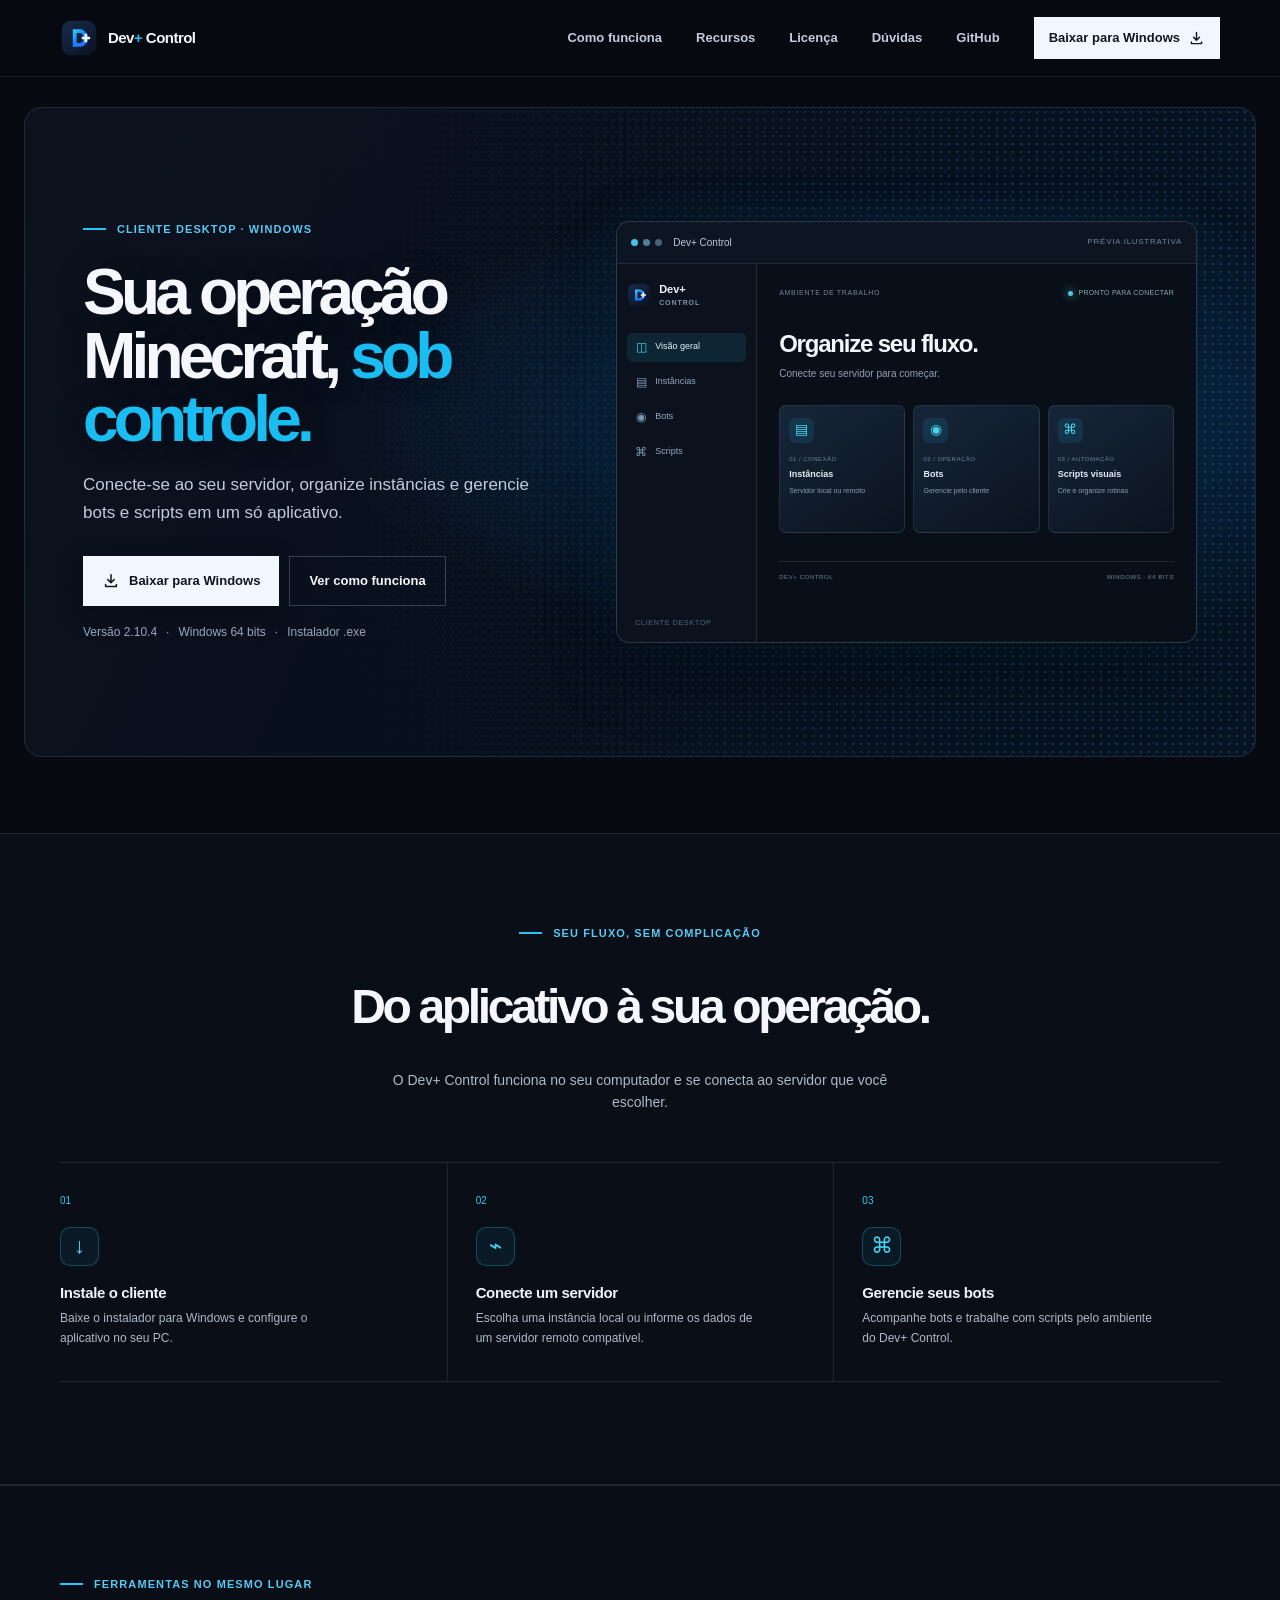
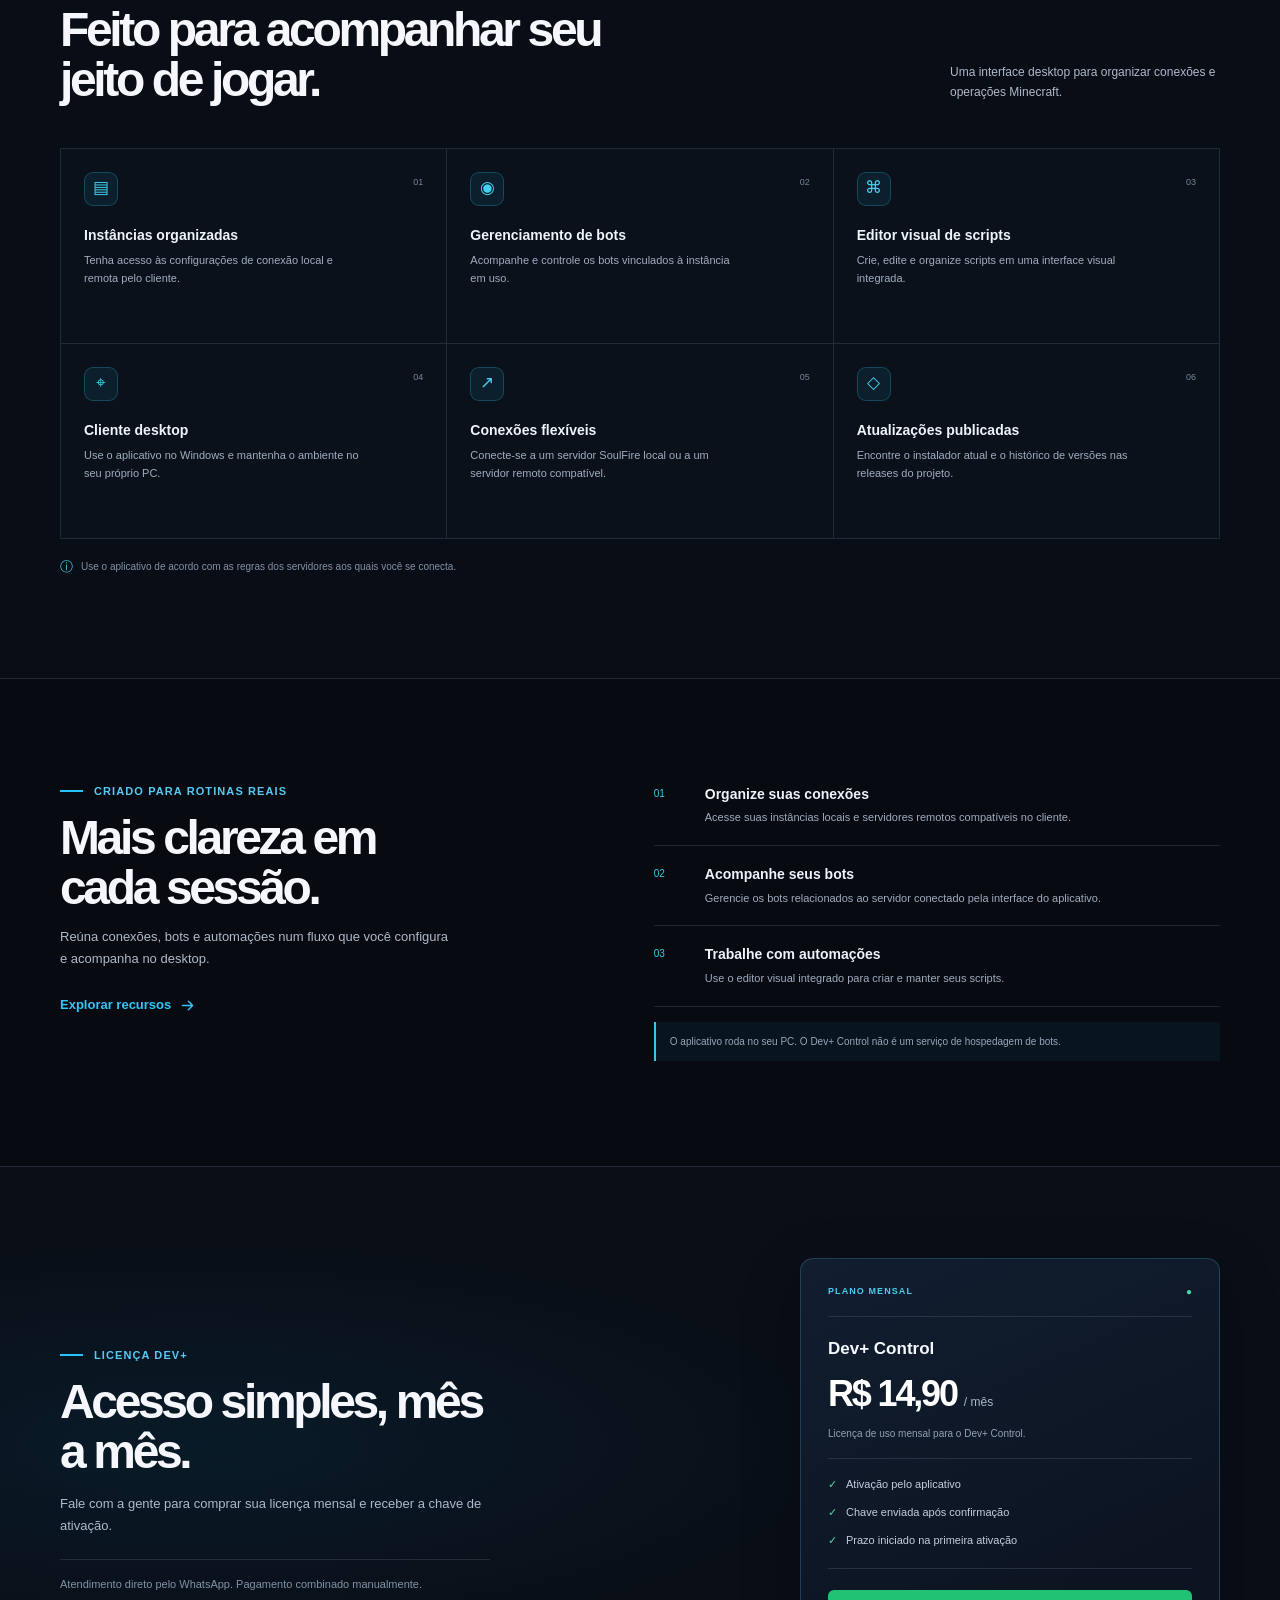
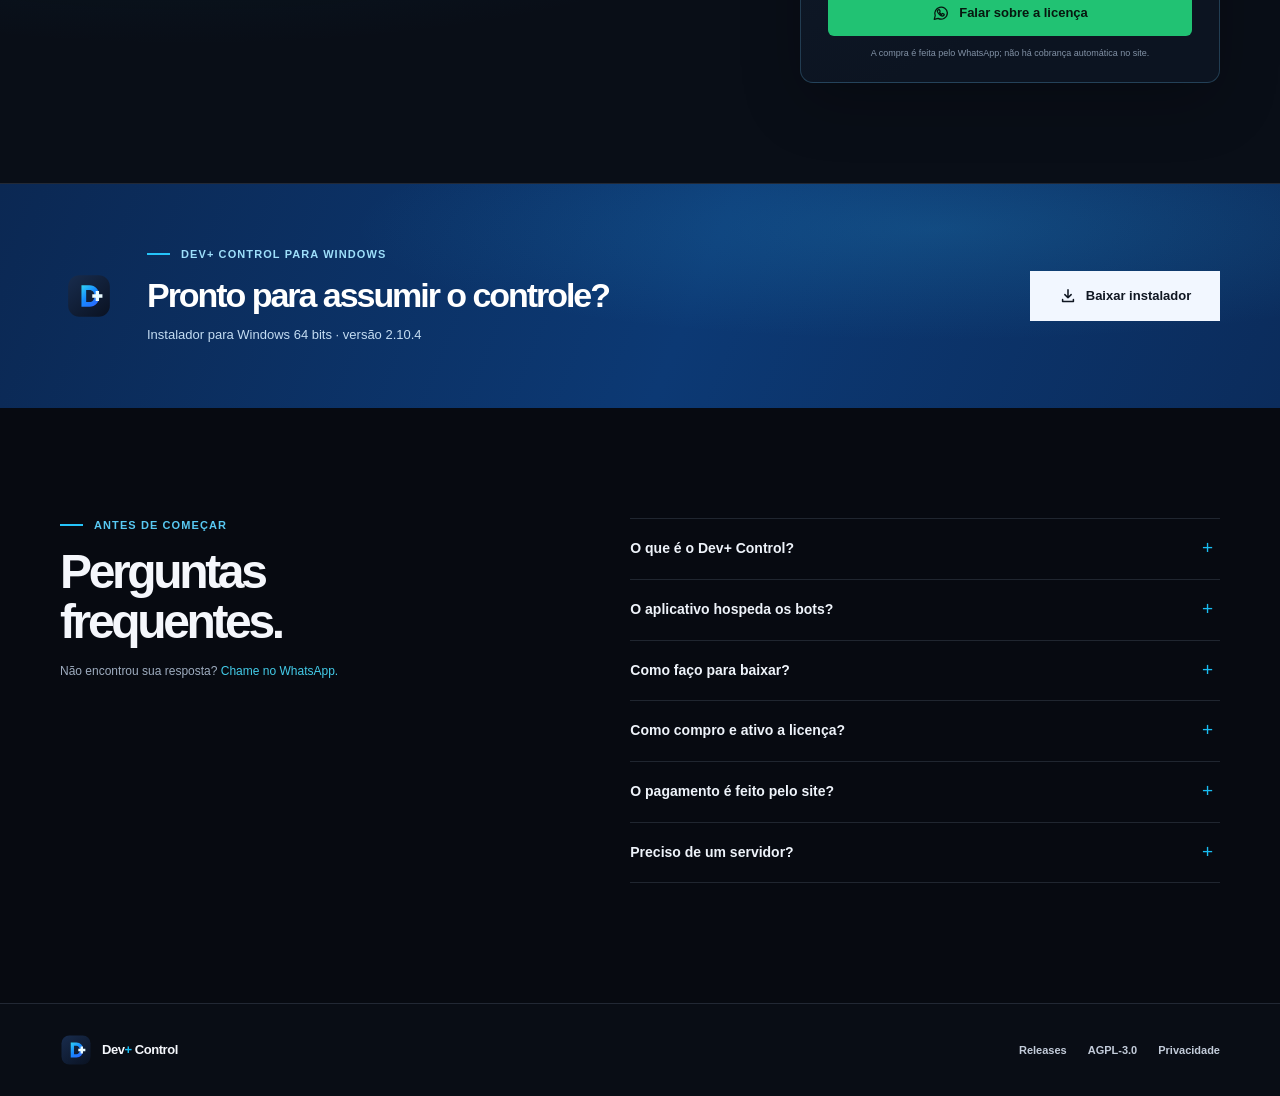
<file: index.html>
<!doctype html>
<html lang="pt-BR">
  <head>
    <meta charset="UTF-8" />
    <meta name="viewport" content="width=device-width, initial-scale=1" />
    <meta name="theme-color" content="#080c14" />
    <link rel="canonical" href="https://devplus-control-whca.vercel.app/" />
    <meta name="robots" content="index, follow, max-image-preview:large" />
    <meta name="description" content="Conheça o Dev+ Control: cliente desktop para organizar instâncias, bots e scripts de Minecraft. Baixe para Windows e fale sobre a licença mensal." />
    <meta property="og:type" content="website" />
    <meta property="og:url" content="https://devplus-control-whca.vercel.app/" />
    <meta property="og:title" content="Dev+ Control — organize sua operação Minecraft" />
    <meta property="og:description" content="Um cliente desktop para conectar servidores, acompanhar bots e trabalhar com scripts visuais." />
    <meta property="og:image" content="https://devplus-control-whca.vercel.app/assets/devplus-mark.svg" />
    <meta name="twitter:card" content="summary" />
    <meta name="twitter:title" content="Dev+ Control — organize sua operação Minecraft" />
    <meta name="twitter:description" content="Um cliente desktop para conectar servidores, acompanhar bots e trabalhar com scripts visuais." />
    <meta name="twitter:image" content="https://devplus-control-whca.vercel.app/assets/devplus-mark.svg" />
    <title>Dev+ Control — bots, instâncias e scripts para Minecraft</title>
    <link rel="icon" type="image/svg+xml" href="./assets/devplus-mark.svg" />
    <link rel="sitemap" type="application/xml" href="/sitemap.xml" />
    <link rel="preconnect" href="https://github.com" />
    <link rel="stylesheet" href="./styles.css" />
    <script src="./site-config.js" defer></script>
    <script src="./app.js" defer></script>
    <script type="application/ld+json">
      {
        "@context": "https://schema.org",
        "@type": "SoftwareApplication",
        "name": "Dev+ Control",
        "applicationCategory": "DeveloperApplication",
        "operatingSystem": "Windows",
        "description": "Cliente desktop para gerenciar instâncias, bots e scripts Minecraft.",
        "url": "https://devplus-control-whca.vercel.app/",
        "downloadUrl": "https://github.com/GuizeraaaXyz/devplus-control/releases/latest/download/DevPlus-Control-Setup.exe",
        "softwareVersion": "2.10.4",
        "license": "https://www.gnu.org/licenses/agpl-3.0.html",
        "sourceCode": "https://github.com/GuizeraaaXyz/devplus-control"
      }
    </script>
  </head>
  <body>
    <a class="skip-link" href="#conteudo">Pular para o conteúdo</a>

    <header class="site-header">
      <div class="header-inner page-width">
        <a class="brand" href="#inicio" aria-label="Dev+ Control, início">
          <img src="./assets/devplus-mark.svg" alt="" width="38" height="38" />
          <span class="brand-name">Dev<span>+</span> Control</span>
        </a>
        <button class="menu-toggle" type="button" aria-expanded="false" aria-controls="site-navigation" aria-label="Abrir menu">
          <svg viewBox="0 0 24 24" aria-hidden="true"><path d="M4 7h16M4 12h16M4 17h16" /></svg>
        </button>
        <nav class="site-nav" id="site-navigation" aria-label="Navegação principal">
          <a href="#como-funciona">Como funciona</a>
          <a href="#recursos">Recursos</a>
          <a href="#planos">Licença</a>
          <a href="#duvidas">Dúvidas</a>
          <a href="https://github.com/GuizeraaaXyz/devplus-control" target="_blank" rel="noreferrer">GitHub</a>
          <a class="nav-download" data-download-link download="DevPlus-Control-Setup.exe" href="https://github.com/GuizeraaaXyz/devplus-control/releases/latest/download/DevPlus-Control-Setup.exe">
            Baixar para Windows
            <svg viewBox="0 0 20 20" aria-hidden="true"><path d="M10 3v9m0 0 3.5-3.5M10 12 6.5 8.5M4 14v2h12v-2" /></svg>
          </a>
        </nav>
      </div>
    </header>

    <main id="conteudo">
      <section class="hero page-width" id="inicio" aria-labelledby="hero-title">
        <div class="hero-copy">
          <p class="eyebrow"><span class="eyebrow-rule"></span> Cliente desktop · Windows</p>
          <h1 id="hero-title">Sua operação Minecraft, <span>sob controle.</span></h1>
          <p class="hero-description">Conecte-se ao seu servidor, organize instâncias e gerencie bots e scripts em um só aplicativo.</p>
          <div class="hero-actions">
            <a class="button button-primary" data-download-link download="DevPlus-Control-Setup.exe" href="https://github.com/GuizeraaaXyz/devplus-control/releases/latest/download/DevPlus-Control-Setup.exe">
              <svg viewBox="0 0 20 20" aria-hidden="true"><path d="M10 3v9m0 0 3.5-3.5M10 12 6.5 8.5M4 14v2h12v-2" /></svg>
              Baixar para Windows
            </a>
            <a class="button button-secondary" href="#como-funciona">Ver como funciona</a>
          </div>
          <p class="release-meta"><span data-version data-version-prefix="Versão ">Versão 2.10.4</span><span aria-hidden="true">·</span><span>Windows 64 bits</span><span aria-hidden="true">·</span><span>Instalador .exe</span></p>
        </div>

        <div class="hero-visual app-preview" aria-label="Prévia ilustrativa da organização do Dev+ Control">
          <div class="app-window-bar"><span class="window-lights" aria-hidden="true"><i></i><i></i><i></i></span><span>Dev+ Control</span><span class="preview-label">PRÉVIA ILUSTRATIVA</span></div>
          <div class="app-window-body">
            <aside class="preview-sidebar" aria-label="Seções ilustrativas do aplicativo">
              <div class="preview-brand"><img src="./assets/devplus-mark.svg" alt="" /><span>Dev+<small>CONTROL</small></span></div>
              <span class="preview-nav active"><b aria-hidden="true">◫</b> Visão geral</span>
              <span class="preview-nav"><b aria-hidden="true">▤</b> Instâncias</span>
              <span class="preview-nav"><b aria-hidden="true">◉</b> Bots</span>
              <span class="preview-nav"><b aria-hidden="true">⌘</b> Scripts</span>
              <div class="preview-sidebar-foot">CLIENTE DESKTOP</div>
            </aside>
            <div class="preview-content">
              <div class="preview-topline"><span>AMBIENTE DE TRABALHO</span><span class="preview-status"><i></i> PRONTO PARA CONECTAR</span></div>
              <h2>Organize seu fluxo.</h2>
              <p>Conecte seu servidor para começar.</p>
              <div class="preview-cards">
                <div class="preview-card"><span class="preview-card-icon">▤</span><small>01 / CONEXÃO</small><strong>Instâncias</strong><span>Servidor local ou remoto</span></div>
                <div class="preview-card"><span class="preview-card-icon">◉</span><small>02 / OPERAÇÃO</small><strong>Bots</strong><span>Gerencie pelo cliente</span></div>
                <div class="preview-card"><span class="preview-card-icon">⌘</span><small>03 / AUTOMAÇÃO</small><strong>Scripts visuais</strong><span>Crie e organize rotinas</span></div>
              </div>
              <div class="preview-footer"><span>DEV+ CONTROL</span><span>WINDOWS · 64 BITS</span></div>
            </div>
          </div>
        </div>
      </section>

      <section class="flow-section" id="como-funciona" aria-labelledby="flow-title">
        <div class="page-width">
          <div class="section-heading centered-heading">
            <p class="eyebrow"><span class="eyebrow-rule"></span> Seu fluxo, sem complicação</p>
            <h2 id="flow-title">Do aplicativo à sua operação.</h2>
            <p>O Dev+ Control funciona no seu computador e se conecta ao servidor que você escolher.</p>
          </div>
          <ol class="flow-grid">
            <li class="flow-step"><span class="flow-number">01</span><div class="flow-symbol" aria-hidden="true">↓</div><h3>Instale o cliente</h3><p>Baixe o instalador para Windows e configure o aplicativo no seu PC.</p></li>
            <li class="flow-step"><span class="flow-number">02</span><div class="flow-symbol" aria-hidden="true">⌁</div><h3>Conecte um servidor</h3><p>Escolha uma instância local ou informe os dados de um servidor remoto compatível.</p></li>
            <li class="flow-step"><span class="flow-number">03</span><div class="flow-symbol" aria-hidden="true">⌘</div><h3>Gerencie seus bots</h3><p>Acompanhe bots e trabalhe com scripts pelo ambiente do Dev+ Control.</p></li>
          </ol>
        </div>
      </section>

      <section class="resource-section" id="recursos" aria-labelledby="resources-title">
        <div class="page-width">
          <div class="section-heading">
            <div><p class="eyebrow"><span class="eyebrow-rule"></span> Ferramentas no mesmo lugar</p><h2 id="resources-title">Feito para acompanhar seu jeito de jogar.</h2></div>
            <p class="section-aside">Uma interface desktop para organizar conexões e operações Minecraft.</p>
          </div>
          <div class="feature-grid">
            <article class="feature-card"><span class="feature-icon" aria-hidden="true">▤</span><span class="feature-index">01</span><h3>Instâncias organizadas</h3><p>Tenha acesso às configurações de conexão local e remota pelo cliente.</p></article>
            <article class="feature-card"><span class="feature-icon" aria-hidden="true">◉</span><span class="feature-index">02</span><h3>Gerenciamento de bots</h3><p>Acompanhe e controle os bots vinculados à instância em uso.</p></article>
            <article class="feature-card"><span class="feature-icon" aria-hidden="true">⌘</span><span class="feature-index">03</span><h3>Editor visual de scripts</h3><p>Crie, edite e organize scripts em uma interface visual integrada.</p></article>
            <article class="feature-card"><span class="feature-icon" aria-hidden="true">⌖</span><span class="feature-index">04</span><h3>Cliente desktop</h3><p>Use o aplicativo no Windows e mantenha o ambiente no seu próprio PC.</p></article>
            <article class="feature-card"><span class="feature-icon" aria-hidden="true">↗</span><span class="feature-index">05</span><h3>Conexões flexíveis</h3><p>Conecte-se a um servidor SoulFire local ou a um servidor remoto compatível.</p></article>
            <article class="feature-card"><span class="feature-icon" aria-hidden="true">◇</span><span class="feature-index">06</span><h3>Atualizações publicadas</h3><p>Encontre o instalador atual e o histórico de versões nas releases do projeto.</p></article>
          </div>
          <p class="respect-note"><span aria-hidden="true">ⓘ</span> Use o aplicativo de acordo com as regras dos servidores aos quais você se conecta.</p>
        </div>
      </section>

      <section class="scenarios-section page-width" aria-labelledby="scenarios-title">
        <div class="scenarios-copy"><p class="eyebrow"><span class="eyebrow-rule"></span> Criado para rotinas reais</p><h2 id="scenarios-title">Mais clareza em cada sessão.</h2><p>Reúna conexões, bots e automações num fluxo que você configura e acompanha no desktop.</p><a class="text-link" href="#recursos">Explorar recursos <svg viewBox="0 0 20 20" aria-hidden="true"><path d="M4 10h12m-5-5 5 5-5 5" /></svg></a></div>
        <div class="scenario-list">
          <article><span>01</span><div><h3>Organize suas conexões</h3><p>Acesse suas instâncias locais e servidores remotos compatíveis no cliente.</p></div></article>
          <article><span>02</span><div><h3>Acompanhe seus bots</h3><p>Gerencie os bots relacionados ao servidor conectado pela interface do aplicativo.</p></div></article>
          <article><span>03</span><div><h3>Trabalhe com automações</h3><p>Use o editor visual integrado para criar e manter seus scripts.</p></div></article>
          <div class="scenario-footnote">O aplicativo roda no seu PC. O Dev+ Control não é um serviço de hospedagem de bots.</div>
        </div>
      </section>

      <section class="pricing-section" id="planos" aria-labelledby="pricing-title">
        <div class="page-width pricing-inner">
          <div class="pricing-intro"><p class="eyebrow"><span class="eyebrow-rule"></span> Licença Dev+</p><h2 id="pricing-title">Acesso simples, mês a mês.</h2><p>Fale com a gente para comprar sua licença mensal e receber a chave de ativação.</p><p class="pricing-support">Atendimento direto pelo WhatsApp. Pagamento combinado manualmente.</p></div>
          <article class="price-card">
            <div class="price-card-top"><span class="plan-label">PLANO MENSAL</span><span class="plan-dot" aria-label="Assinatura mensal">●</span></div>
            <h3>Dev+ Control</h3>
            <p class="price"><strong>R$ 14,90</strong><span>/ mês</span></p>
            <p class="price-caption">Licença de uso mensal para o Dev+ Control.</p>
            <ul><li><span>✓</span> Ativação pelo aplicativo</li><li><span>✓</span> Chave enviada após confirmação</li><li><span>✓</span> Prazo iniciado na primeira ativação</li></ul>
            <a class="button button-whatsapp" data-whatsapp-link href="https://wa.me/5517996662727" target="_blank" rel="noopener noreferrer"><svg viewBox="0 0 24 24" aria-hidden="true"><path d="M20.5 11.8a8.4 8.4 0 0 1-12.4 7.4L3 20.5l1.3-4.9A8.4 8.4 0 1 1 20.5 11.8Z"/><path d="M8.3 8.1c.2-.5.5-.5.8-.5h.5c.2 0 .4.1.5.4l.7 1.7c.1.2 0 .4-.1.6l-.5.6c-.2.2-.2.4 0 .6.5.9 1.3 1.7 2.2 2.2.2.1.4.1.6-.1l.7-.8c.2-.2.4-.2.6-.1l1.6.8c.2.1.4.2.4.4 0 .3-.2 1.1-.7 1.5-.5.5-1.1.7-1.9.6-.8-.1-2.1-.6-3.4-1.7-1.7-1.4-2.8-3.2-3.1-4.1-.3-.9 0-1.6.3-2.1Z"/></svg>Falar sobre a licença</a>
            <p class="price-footnote">A compra é feita pelo WhatsApp; não há cobrança automática no site.</p>
          </article>
        </div>
      </section>

      <section class="download-band" aria-labelledby="download-title">
        <div class="page-width download-inner"><div class="download-mark" aria-hidden="true"><img src="./assets/devplus-mark.svg" alt="" /></div><div class="download-copy"><p class="eyebrow"><span class="eyebrow-rule"></span> Dev+ Control para Windows</p><h2 id="download-title">Pronto para assumir o controle?</h2><p>Instalador para Windows 64 bits · versão <span data-version data-version-prefix="">2.10.4</span></p></div><a class="button button-light" data-download-link download="DevPlus-Control-Setup.exe" href="https://github.com/GuizeraaaXyz/devplus-control/releases/latest/download/DevPlus-Control-Setup.exe"><svg viewBox="0 0 20 20" aria-hidden="true"><path d="M10 3v9m0 0 3.5-3.5M10 12 6.5 8.5M4 14v2h12v-2" /></svg>Baixar instalador</a></div>
      </section>

      <section class="faq-section page-width" id="duvidas" aria-labelledby="faq-title">
        <div class="faq-heading"><p class="eyebrow"><span class="eyebrow-rule"></span> Antes de começar</p><h2 id="faq-title">Perguntas frequentes.</h2><p>Não encontrou sua resposta? <a data-whatsapp-link href="https://wa.me/5517996662727" target="_blank" rel="noopener noreferrer">Chame no WhatsApp.</a></p></div>
        <div class="faq-list">
          <details><summary>O que é o Dev+ Control?</summary><p>É um cliente desktop para Windows que permite conectar-se a servidores SoulFire compatíveis e gerenciar instâncias, bots e scripts.</p></details>
          <details><summary>O aplicativo hospeda os bots?</summary><p>Não. O Dev+ Control roda no seu PC e é usado para se conectar a um servidor. Ele não é um serviço de hospedagem na nuvem.</p></details>
          <details><summary>Como faço para baixar?</summary><p>Use o botão de download desta página. O instalador para Windows também fica disponível na <a href="https://github.com/GuizeraaaXyz/devplus-control/releases" target="_blank" rel="noopener noreferrer">página de releases do GitHub</a>.</p></details>
          <details><summary>Como compro e ativo a licença?</summary><p>Fale pelo WhatsApp para combinar o pagamento. Após a confirmação, enviamos sua chave, que você informa no aplicativo. O período mensal começa na primeira ativação.</p></details>
          <details><summary>O pagamento é feito pelo site?</summary><p>Não. A compra é combinada diretamente pelo WhatsApp; o site não processa pagamento nem ativa licença automaticamente.</p></details>
          <details><summary>Preciso de um servidor?</summary><p>Sim. Você precisa de uma instância SoulFire local ou de acesso a um servidor remoto compatível para usar as funções de conexão.</p></details>
        </div>
      </section>
    </main>

    <footer class="site-footer">
      <div class="page-width footer-inner">
        <a class="brand footer-brand" href="#inicio" aria-label="Dev+ Control, voltar ao início">
          <img src="./assets/devplus-mark.svg" alt="" width="32" height="32" />
          <span class="brand-name">Dev<span>+</span> Control</span>
        </a>
        <div class="footer-links">
          <a href="https://github.com/GuizeraaaXyz/devplus-control/releases" target="_blank" rel="noreferrer">Releases</a>
          <a href="./licenca.html">AGPL-3.0</a>
          <a href="./privacidade.html">Privacidade</a>
        </div>
      </div>
    </footer>
  </body>
</html>
</file>
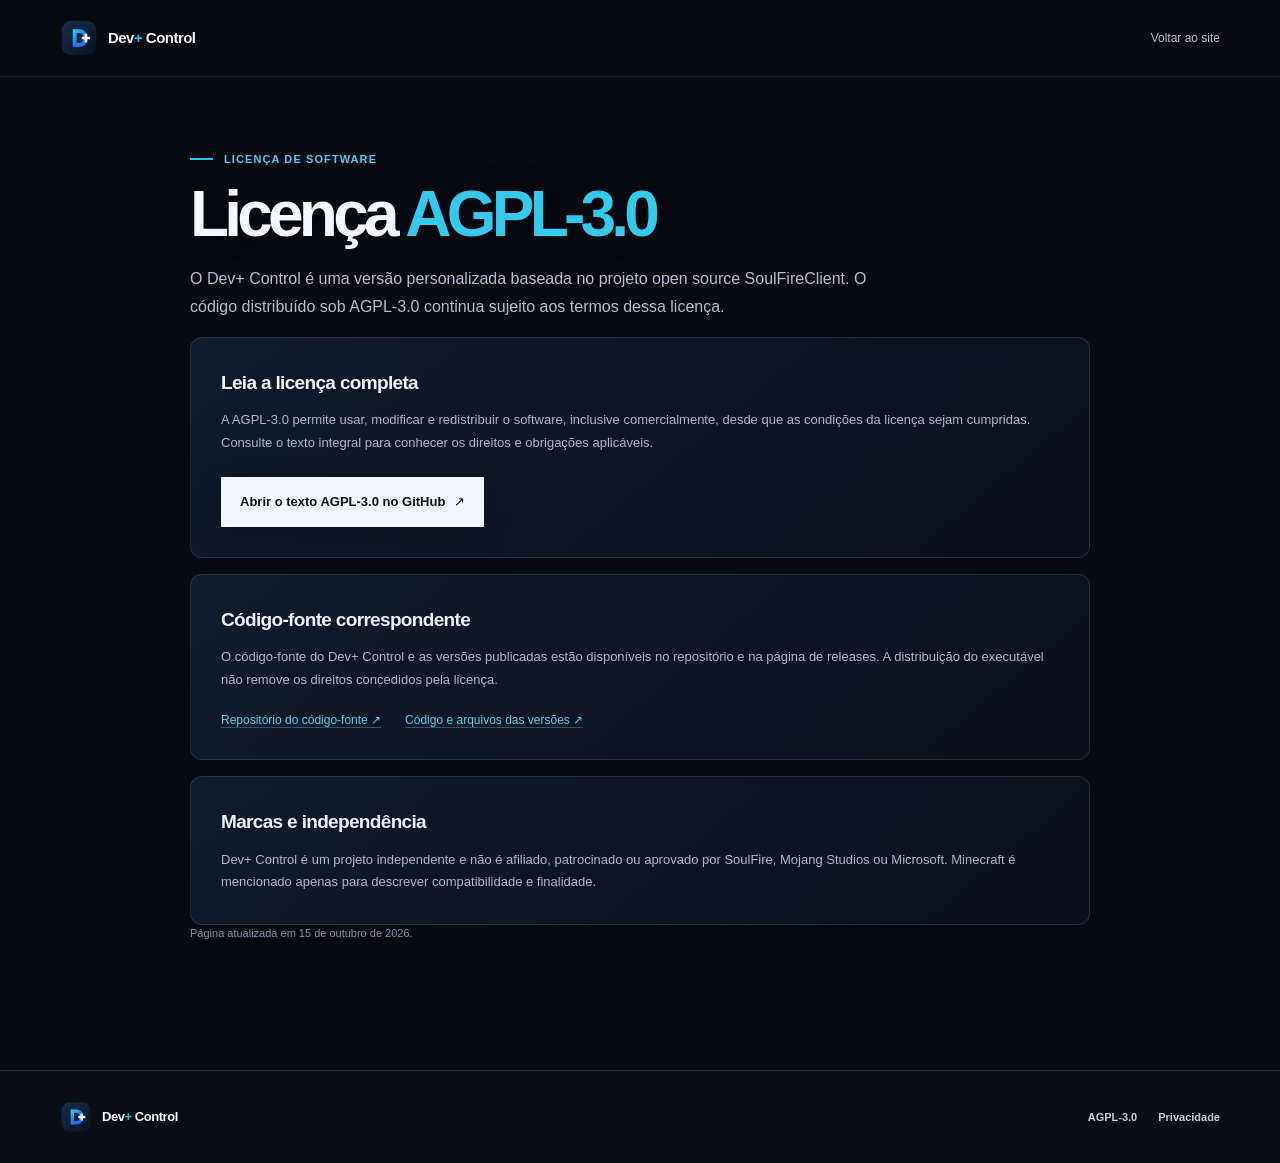
<file: licenca.html>
<!doctype html>
<html lang="pt-BR">
  <head>
    <meta charset="UTF-8" />
    <meta name="viewport" content="width=device-width, initial-scale=1" />
    <meta name="theme-color" content="#080c14" />
    <meta name="description" content="Informações sobre a licença AGPL-3.0 e acesso ao código-fonte do Dev+ Control." />
    <link rel="canonical" href="https://devplus-control-whca.vercel.app/licenca.html" />
    <link rel="icon" type="image/svg+xml" href="./assets/devplus-mark.svg" />
    <link rel="stylesheet" href="./styles.css" />
    <title>Licença AGPL-3.0 — Dev+ Control</title>
  </head>
  <body class="legal-body">
    <header class="site-header">
      <div class="header-inner page-width">
        <a class="brand" href="./" aria-label="Dev+ Control, início"><img src="./assets/devplus-mark.svg" alt="" width="38" height="38" /><span class="brand-name">Dev<span>+</span> Control</span></a>
        <a class="legal-back" href="./">Voltar ao site</a>
      </div>
    </header>
    <main class="legal-page page-width">
      <p class="eyebrow"><span class="eyebrow-rule"></span> Licença de software</p>
      <h1>Licença <span>AGPL-3.0</span></h1>
      <p class="legal-lead">O Dev+ Control é uma versão personalizada baseada no projeto open source SoulFireClient. O código distribuído sob AGPL-3.0 continua sujeito aos termos dessa licença.</p>
      <section class="legal-card">
        <h2>Leia a licença completa</h2>
        <p>A AGPL-3.0 permite usar, modificar e redistribuir o software, inclusive comercialmente, desde que as condições da licença sejam cumpridas. Consulte o texto integral para conhecer os direitos e obrigações aplicáveis.</p>
        <a class="button button-primary" href="https://github.com/GuizeraaaXyz/devplus-control/blob/main/LICENSE" target="_blank" rel="noopener noreferrer">Abrir o texto AGPL-3.0 no GitHub <span aria-hidden="true">↗</span></a>
      </section>
      <section class="legal-card">
        <h2>Código-fonte correspondente</h2>
        <p>O código-fonte do Dev+ Control e as versões publicadas estão disponíveis no repositório e na página de releases. A distribuição do executável não remove os direitos concedidos pela licença.</p>
        <div class="legal-actions"><a href="https://github.com/GuizeraaaXyz/devplus-control" target="_blank" rel="noopener noreferrer">Repositório do código-fonte ↗</a><a href="https://github.com/GuizeraaaXyz/devplus-control/releases" target="_blank" rel="noopener noreferrer">Código e arquivos das versões ↗</a></div>
      </section>
      <section class="legal-card">
        <h2>Marcas e independência</h2>
        <p>Dev+ Control é um projeto independente e não é afiliado, patrocinado ou aprovado por SoulFire, Mojang Studios ou Microsoft. Minecraft é mencionado apenas para descrever compatibilidade e finalidade.</p>
      </section>
      <p class="legal-updated">Página atualizada em 15 de outubro de 2026.</p>
    </main>
    <footer class="site-footer legal-footer"><div class="page-width footer-inner"><a class="brand footer-brand" href="./"><img src="./assets/devplus-mark.svg" alt="" width="32" height="32"/><span class="brand-name">Dev<span>+</span> Control</span></a><div class="footer-links"><a href="./licenca.html">AGPL-3.0</a><a href="./privacidade.html">Privacidade</a></div></div></footer>
  </body>
</html>
</file>
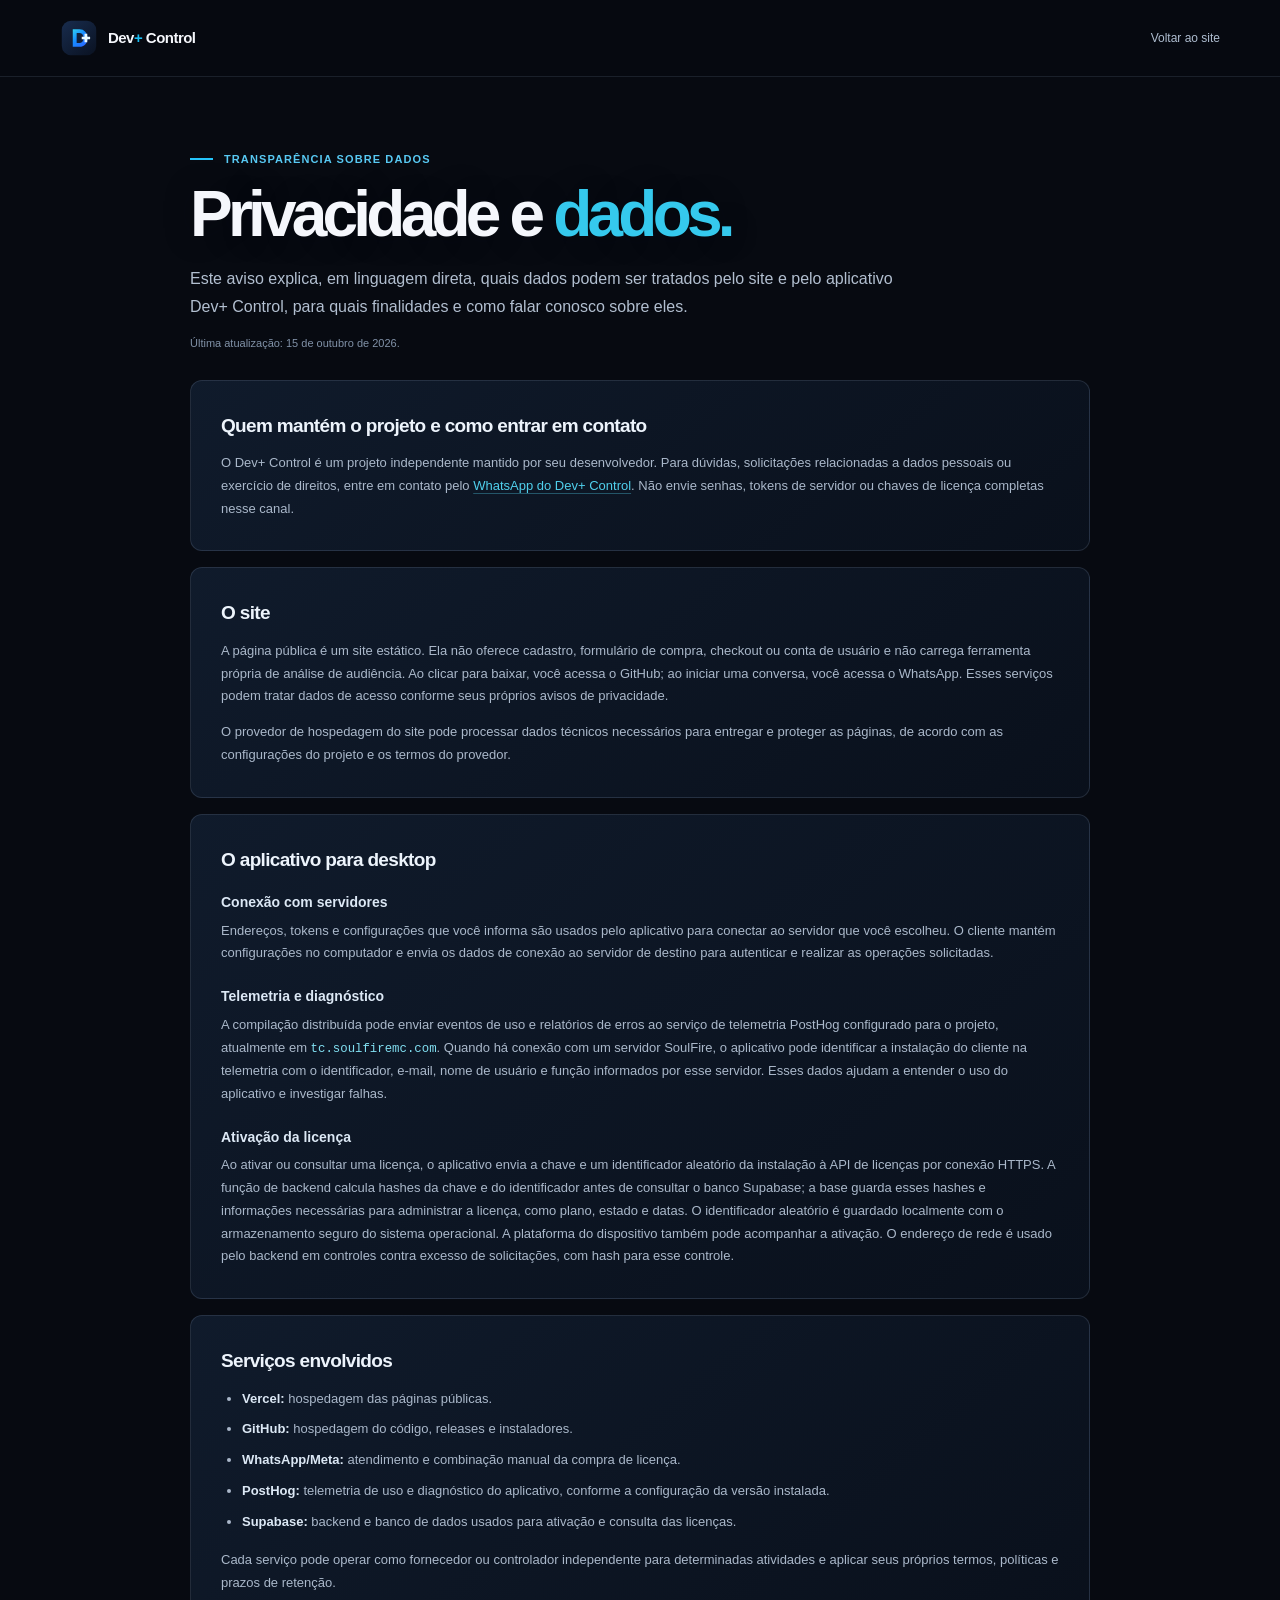
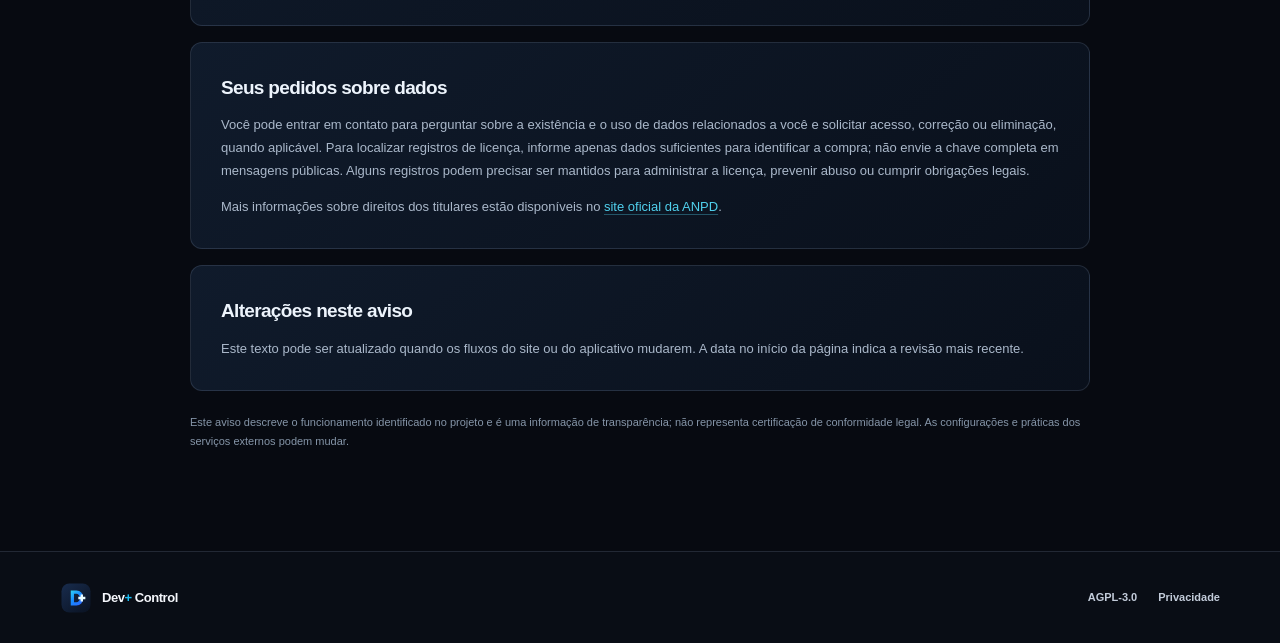
<file: privacidade.html>
<!doctype html>
<html lang="pt-BR">
  <head>
    <meta charset="UTF-8" />
    <meta name="viewport" content="width=device-width, initial-scale=1" />
    <meta name="theme-color" content="#080c14" />
    <meta name="description" content="Aviso de privacidade do site e do aplicativo Dev+ Control: dados usados, serviços envolvidos e canal para solicitações." />
    <link rel="canonical" href="https://devplus-control-whca.vercel.app/privacidade.html" />
    <link rel="icon" type="image/svg+xml" href="./assets/devplus-mark.svg" />
    <link rel="stylesheet" href="./styles.css" />
    <title>Privacidade e dados — Dev+ Control</title>
  </head>
  <body class="legal-body">
    <header class="site-header">
      <div class="header-inner page-width">
        <a class="brand" href="./" aria-label="Dev+ Control, início"><img src="./assets/devplus-mark.svg" alt="" width="38" height="38" /><span class="brand-name">Dev<span>+</span> Control</span></a>
        <a class="legal-back" href="./">Voltar ao site</a>
      </div>
    </header>
    <main class="legal-page page-width">
      <p class="eyebrow"><span class="eyebrow-rule"></span> Transparência sobre dados</p>
      <h1>Privacidade e <span>dados.</span></h1>
      <p class="legal-lead">Este aviso explica, em linguagem direta, quais dados podem ser tratados pelo site e pelo aplicativo Dev+ Control, para quais finalidades e como falar conosco sobre eles.</p>
      <p class="legal-updated">Última atualização: 15 de outubro de 2026.</p>

      <section class="legal-card">
        <h2>Quem mantém o projeto e como entrar em contato</h2>
        <p>O Dev+ Control é um projeto independente mantido por seu desenvolvedor. Para dúvidas, solicitações relacionadas a dados pessoais ou exercício de direitos, entre em contato pelo <a href="https://wa.me/5517996662727?text=Ol%C3%A1%2C%20quero%20falar%20sobre%20privacidade%20e%20meus%20dados%20no%20Dev%2B%20Control." target="_blank" rel="noopener noreferrer">WhatsApp do Dev+ Control</a>. Não envie senhas, tokens de servidor ou chaves de licença completas nesse canal.</p>
      </section>

      <section class="legal-card">
        <h2>O site</h2>
        <p>A página pública é um site estático. Ela não oferece cadastro, formulário de compra, checkout ou conta de usuário e não carrega ferramenta própria de análise de audiência. Ao clicar para baixar, você acessa o GitHub; ao iniciar uma conversa, você acessa o WhatsApp. Esses serviços podem tratar dados de acesso conforme seus próprios avisos de privacidade.</p>
        <p>O provedor de hospedagem do site pode processar dados técnicos necessários para entregar e proteger as páginas, de acordo com as configurações do projeto e os termos do provedor.</p>
      </section>

      <section class="legal-card">
        <h2>O aplicativo para desktop</h2>
        <h3>Conexão com servidores</h3>
        <p>Endereços, tokens e configurações que você informa são usados pelo aplicativo para conectar ao servidor que você escolheu. O cliente mantém configurações no computador e envia os dados de conexão ao servidor de destino para autenticar e realizar as operações solicitadas.</p>
        <h3>Telemetria e diagnóstico</h3>
        <p>A compilação distribuída pode enviar eventos de uso e relatórios de erros ao serviço de telemetria PostHog configurado para o projeto, atualmente em <code>tc.soulfiremc.com</code>. Quando há conexão com um servidor SoulFire, o aplicativo pode identificar a instalação do cliente na telemetria com o identificador, e-mail, nome de usuário e função informados por esse servidor. Esses dados ajudam a entender o uso do aplicativo e investigar falhas.</p>
        <h3>Ativação da licença</h3>
        <p>Ao ativar ou consultar uma licença, o aplicativo envia a chave e um identificador aleatório da instalação à API de licenças por conexão HTTPS. A função de backend calcula hashes da chave e do identificador antes de consultar o banco Supabase; a base guarda esses hashes e informações necessárias para administrar a licença, como plano, estado e datas. O identificador aleatório é guardado localmente com o armazenamento seguro do sistema operacional. A plataforma do dispositivo também pode acompanhar a ativação. O endereço de rede é usado pelo backend em controles contra excesso de solicitações, com hash para esse controle.</p>
      </section>

      <section class="legal-card">
        <h2>Serviços envolvidos</h2>
        <ul>
          <li><strong>Vercel:</strong> hospedagem das páginas públicas.</li>
          <li><strong>GitHub:</strong> hospedagem do código, releases e instaladores.</li>
          <li><strong>WhatsApp/Meta:</strong> atendimento e combinação manual da compra de licença.</li>
          <li><strong>PostHog:</strong> telemetria de uso e diagnóstico do aplicativo, conforme a configuração da versão instalada.</li>
          <li><strong>Supabase:</strong> backend e banco de dados usados para ativação e consulta das licenças.</li>
        </ul>
        <p>Cada serviço pode operar como fornecedor ou controlador independente para determinadas atividades e aplicar seus próprios termos, políticas e prazos de retenção.</p>
      </section>

      <section class="legal-card">
        <h2>Seus pedidos sobre dados</h2>
        <p>Você pode entrar em contato para perguntar sobre a existência e o uso de dados relacionados a você e solicitar acesso, correção ou eliminação, quando aplicável. Para localizar registros de licença, informe apenas dados suficientes para identificar a compra; não envie a chave completa em mensagens públicas. Alguns registros podem precisar ser mantidos para administrar a licença, prevenir abuso ou cumprir obrigações legais.</p>
        <p>Mais informações sobre direitos dos titulares estão disponíveis no <a href="https://www.gov.br/anpd/pt-br/assuntos/titular-de-dados/direito-dos-titulares" target="_blank" rel="noopener noreferrer">site oficial da ANPD</a>.</p>
      </section>

      <section class="legal-card">
        <h2>Alterações neste aviso</h2>
        <p>Este texto pode ser atualizado quando os fluxos do site ou do aplicativo mudarem. A data no início da página indica a revisão mais recente.</p>
      </section>

      <p class="legal-caveat">Este aviso descreve o funcionamento identificado no projeto e é uma informação de transparência; não representa certificação de conformidade legal. As configurações e práticas dos serviços externos podem mudar.</p>
    </main>
    <footer class="site-footer legal-footer"><div class="page-width footer-inner"><a class="brand footer-brand" href="./"><img src="./assets/devplus-mark.svg" alt="" width="32" height="32"/><span class="brand-name">Dev<span>+</span> Control</span></a><div class="footer-links"><a href="./licenca.html">AGPL-3.0</a><a href="./privacidade.html">Privacidade</a></div></div></footer>
  </body>
</html>
</file>
<file: styles.css>
:root {
  color-scheme: light;
  font-family: Inter, "Helvetica Neue", Helvetica, Arial, sans-serif;
  font-synthesis: none;
  text-rendering: optimizeLegibility;
  -webkit-font-smoothing: antialiased;
  -moz-osx-font-smoothing: grayscale;
  --ink: #12151b;
  --muted: #5b606b;
  --line: #d9dde4;
  --surface: #f7f8fa;
  --blue: #002fa7;
  --blue-strong: #002581;
  --page-width: 1160px;
}

*,
*::before,
*::after {
  box-sizing: border-box;
}

html {
  min-width: 320px;
  scroll-behavior: smooth;
  scroll-padding-top: 96px;
}

body {
  margin: 0;
  background: #fff;
  color: var(--ink);
  font-size: 15px;
  line-height: 1.55;
}

a {
  color: inherit;
  text-decoration: none;
}

button,
a {
  -webkit-tap-highlight-color: transparent;
}

a:focus-visible,
button:focus-visible,
summary:focus-visible {
  outline: 3px solid #4778f5;
  outline-offset: 4px;
}

svg {
  display: block;
  width: 20px;
  height: 20px;
  fill: none;
  stroke: currentColor;
  stroke-linecap: round;
  stroke-linejoin: round;
  stroke-width: 1.7;
}

.page-width {
  width: min(var(--page-width), calc(100% - 64px));
  margin-inline: auto;
}

.skip-link {
  position: fixed;
  z-index: 10;
  top: 12px;
  left: 12px;
  padding: 10px 14px;
  transform: translateY(-160%);
  background: var(--ink);
  color: white;
}

.skip-link:focus {
  transform: translateY(0);
}

.site-header {
  position: sticky;
  z-index: 5;
  top: 0;
  border-bottom: 1px solid var(--line);
  background: rgb(255 255 255 / 94%);
  backdrop-filter: blur(12px);
}

.header-inner,
.brand,
.site-nav,
.nav-download,
.hero-actions,
.button,
.visual-caption,
.download-inner,
.footer-inner,
.footer-links {
  display: flex;
  align-items: center;
}

.header-inner {
  min-height: 76px;
  justify-content: space-between;
}

.brand {
  gap: 10px;
}

.brand img {
  display: block;
  border-radius: 10px;
}

.brand-name {
  font-size: 15px;
  font-weight: 700;
  letter-spacing: -0.035em;
}

.brand-name span {
  color: var(--blue);
}

.site-nav {
  gap: 34px;
  color: #3e434d;
  font-size: 13px;
  font-weight: 550;
}

.site-nav > a:not(.nav-download):hover,
.footer-links a:hover {
  color: var(--blue);
}

.nav-download {
  min-height: 42px;
  gap: 8px;
  padding: 0 15px;
  background: var(--blue);
  color: #fff;
  transition: background 150ms ease;
}

.nav-download:hover,
.button-primary:hover {
  background: var(--blue-strong);
}

.nav-download svg {
  width: 17px;
  height: 17px;
}

.menu-toggle {
  display: none;
  width: 44px;
  height: 44px;
  place-items: center;
  border: 1px solid var(--line);
  background: white;
  color: var(--ink);
  cursor: pointer;
}

.hero {
  display: grid;
  grid-template-columns: 1fr 0.92fr;
  gap: clamp(54px, 9vw, 132px);
  align-items: center;
  min-height: 634px;
  padding-block: 82px 88px;
}

.hero-copy {
  max-width: 545px;
  padding-block: 12px;
}

.eyebrow {
  display: flex;
  align-items: center;
  gap: 11px;
  margin: 0;
  color: var(--blue);
  font-size: 11px;
  font-weight: 700;
  letter-spacing: 0.1em;
  line-height: 1.3;
  text-transform: uppercase;
}

.eyebrow-rule {
  display: inline-block;
  width: 23px;
  height: 2px;
  background: currentColor;
}

h1,
h2,
h3,
p {
  margin-top: 0;
}

h1 {
  max-width: 580px;
  margin-bottom: 20px;
  margin-top: 25px;
  font-size: clamp(46px, 5.25vw, 72px);
  font-weight: 600;
  letter-spacing: -0.075em;
  line-height: 0.99;
}

h1 span {
  color: var(--blue);
}

.hero-description {
  max-width: 450px;
  margin-bottom: 29px;
  color: var(--muted);
  font-size: 17px;
  line-height: 1.65;
}

.hero-actions {
  flex-wrap: wrap;
  gap: 10px;
}

.button {
  min-height: 50px;
  justify-content: center;
  gap: 9px;
  padding: 0 19px;
  font-size: 13px;
  font-weight: 650;
  transition:
    background 150ms ease,
    border-color 150ms ease,
    color 150ms ease,
    transform 150ms ease;
}

.button:active,
.nav-download:active {
  transform: translateY(1px);
}

.button svg {
  width: 18px;
  height: 18px;
}

.button-primary {
  background: var(--blue);
  color: #fff;
}

.button-secondary {
  border: 1px solid var(--line);
  color: var(--ink);
}

.button-secondary:hover {
  border-color: #9ca7bd;
  background: var(--surface);
}

.release-meta {
  display: flex;
  flex-wrap: wrap;
  gap: 9px;
  align-items: center;
  margin: 17px 0 0;
  color: #727782;
  font-size: 12px;
}

.hero-visual {
  position: relative;
  display: flex;
  min-height: 430px;
  flex-direction: column;
  justify-content: center;
  overflow: hidden;
  padding: 40px;
  background: var(--surface);
}

.visual-grid {
  position: absolute;
  inset: 0;
  background-image:
    linear-gradient(to right, rgb(18 21 27 / 5%) 1px, transparent 1px),
    linear-gradient(to bottom, rgb(18 21 27 / 5%) 1px, transparent 1px);
  background-size: 48px 48px;
  mask-image: linear-gradient(130deg, #000 12%, transparent 88%);
}

.visual-index {
  position: absolute;
  top: 23px;
  right: 25px;
  left: 25px;
  display: flex;
  justify-content: space-between;
  color: #6b707b;
  font-size: 10px;
  font-weight: 650;
  letter-spacing: 0.09em;
  text-transform: uppercase;
}

.visual-index span {
  color: var(--blue);
}

.monogram {
  position: relative;
  display: grid;
  width: min(100%, 360px);
  aspect-ratio: 1.14;
  align-self: center;
  place-items: center;
  margin-top: 4px;
  background: var(--blue);
  color: #fff;
}

.monogram img {
  position: absolute;
  right: -23px;
  bottom: -18px;
  width: 95px;
  border: 7px solid var(--surface);
  border-radius: 25px;
  box-shadow: 0 0 0 1px var(--line);
}

.monogram > span {
  transform: translateX(-3px);
  font-size: clamp(112px, 15vw, 190px);
  font-weight: 600;
  letter-spacing: -0.12em;
  line-height: 0.8;
}

.monogram > span span {
  color: #a9c4ff;
}

.visual-caption {
  position: relative;
  justify-content: space-between;
  gap: 20px;
  margin-top: 35px;
  padding-top: 17px;
  border-top: 1px solid #cbd0da;
}

.caption-label {
  display: block;
  margin-bottom: 4px;
  color: #6b707b;
  font-size: 10px;
  letter-spacing: 0.08em;
  text-transform: uppercase;
}

.visual-caption strong {
  font-size: 14px;
  font-weight: 600;
  letter-spacing: -0.02em;
}

.visual-caption > svg {
  color: var(--blue);
}

.visual-modules {
  position: absolute;
  top: 55px;
  left: 18px;
  display: flex;
  gap: 6px;
  transform: translateX(-50%) rotate(-90deg);
  transform-origin: top left;
  color: #6b707b;
  font-size: 9px;
  letter-spacing: 0.06em;
  text-transform: uppercase;
}

.visual-modules span + span::before {
  padding-inline: 6px;
  color: var(--blue);
  content: "/";
}

.resource-section {
  padding-block: 91px 101px;
  border-block: 1px solid var(--line);
  background: #fcfcfd;
}

.section-heading {
  display: flex;
  align-items: end;
  justify-content: space-between;
  gap: 28px;
  margin-bottom: 42px;
}

.section-heading h2,
.install-copy h2,
.faq-heading h2 {
  margin: 14px 0 0;
  font-size: clamp(32px, 4vw, 48px);
  font-weight: 580;
  letter-spacing: -0.07em;
  line-height: 1.05;
}

.resource-grid {
  display: grid;
  grid-template-columns: repeat(3, 1fr);
  border-block: 1px solid var(--line);
}

.resource-card {
  position: relative;
  min-height: 224px;
  padding: 26px 30px 28px 0;
}

.resource-card + .resource-card {
  padding-left: 30px;
  border-left: 1px solid var(--line);
}

.resource-index {
  position: absolute;
  top: 29px;
  right: 25px;
  color: #7c818a;
  font-size: 11px;
  font-variant-numeric: tabular-nums;
}

.resource-icon {
  display: grid;
  width: 38px;
  height: 38px;
  place-items: center;
  color: var(--blue);
}

.resource-icon svg {
  width: 23px;
  height: 23px;
}

.resource-card h3,
.install-steps h3 {
  margin: 16px 0 7px;
  font-size: 16px;
  font-weight: 650;
  letter-spacing: -0.035em;
}

.resource-card p,
.install-steps p {
  max-width: 310px;
  margin: 0;
  color: var(--muted);
  font-size: 13px;
  line-height: 1.65;
}

.install-section {
  display: grid;
  grid-template-columns: 0.9fr 1fr;
  gap: clamp(60px, 12vw, 155px);
  padding-block: 112px;
}

.install-copy {
  max-width: 415px;
}

.install-copy > p:not(.eyebrow) {
  margin: 18px 0 20px;
  color: var(--muted);
  line-height: 1.7;
}

.text-link {
  display: inline-flex;
  align-items: center;
  gap: 8px;
  color: var(--blue);
  font-size: 13px;
  font-weight: 650;
}

.text-link:hover {
  color: var(--blue-strong);
}

.text-link svg {
  width: 17px;
  height: 17px;
}

.install-steps {
  margin: 0;
  padding: 0;
  list-style: none;
}

.install-steps li {
  display: grid;
  grid-template-columns: 42px 1fr;
  gap: 17px;
  padding-block: 19px;
  border-bottom: 1px solid var(--line);
}

.install-steps li:first-child {
  padding-top: 0;
}

.step-number {
  padding-top: 17px;
  color: var(--blue);
  font-size: 11px;
  font-variant-numeric: tabular-nums;
}

.install-steps h3 {
  margin: 0 0 5px;
}

.download-band {
  background: var(--blue);
  color: #fff;
}

.download-inner {
  min-height: 224px;
  gap: 29px;
  padding-block: 40px;
}

.download-mark {
  display: grid;
  width: 58px;
  height: 58px;
  flex: 0 0 58px;
  place-items: center;
}

.download-mark img {
  width: 46px;
  height: 46px;
}

.download-copy {
  flex: 1;
}

.download-copy .eyebrow {
  color: #b9d0ff;
}

.download-copy h2 {
  margin: 7px 0 4px;
  font-size: clamp(26px, 3vw, 34px);
  font-weight: 600;
  letter-spacing: -0.06em;
}

.download-copy p:not(.eyebrow) {
  margin: 0;
  color: #dbe5fc;
  font-size: 13px;
}

.button-light {
  min-width: 190px;
  background: #fff;
  color: var(--blue);
}

.button-light:hover {
  background: #e8efff;
}

.faq-section {
  display: grid;
  grid-template-columns: 0.75fr 1fr;
  gap: clamp(50px, 10vw, 130px);
  padding-block: 110px 120px;
}

.faq-heading {
  max-width: 330px;
}

.faq-list details {
  border-bottom: 1px solid var(--line);
}

.faq-list details:first-child {
  border-top: 1px solid var(--line);
}

.faq-list summary {
  position: relative;
  padding: 19px 34px 19px 0;
  cursor: pointer;
  font-size: 14px;
  font-weight: 620;
  list-style: none;
}

.faq-list summary::-webkit-details-marker {
  display: none;
}

.faq-list summary::after {
  position: absolute;
  top: 19px;
  right: 4px;
  width: 17px;
  height: 17px;
  color: var(--blue);
  content: "+";
  font-size: 19px;
  font-weight: 400;
  line-height: 1;
  text-align: center;
}

.faq-list details[open] summary::after {
  content: "−";
}

.faq-list details p {
  max-width: 620px;
  margin: -3px 30px 19px 0;
  color: var(--muted);
  font-size: 13px;
  line-height: 1.7;
}

.site-footer {
  border-top: 1px solid var(--line);
  background: #fcfcfd;
}

.footer-inner {
  min-height: 92px;
  justify-content: space-between;
  gap: 26px;
}

.footer-brand .brand-name {
  font-size: 13px;
}

.footer-brand img {
  border-radius: 8px;
}

.footer-inner > p {
  max-width: 390px;
  margin: 0;
  color: #717680;
  font-size: 11px;
}

.footer-links {
  gap: 21px;
  color: #414650;
  font-size: 11px;
  font-weight: 600;
}

.legal-note {
  padding-block: 15px 20px;
  border-top: 1px solid var(--line);
}

.legal-note p {
  margin: 0;
  color: #777c85;
  font-size: 10px;
}

@media (width <= 900px) {
  .hero {
    grid-template-columns: 1fr 0.82fr;
    gap: 38px;
  }

  .hero-visual {
    min-height: 360px;
    padding: 28px;
  }

  .resource-card {
    padding-right: 20px;
  }

  .resource-card + .resource-card {
    padding-left: 20px;
  }

  .install-section {
    gap: 55px;
  }

  .faq-section {
    gap: 55px;
  }
}

@media (width <= 680px) {
  html {
    scroll-padding-top: 78px;
  }

  .page-width {
    width: min(100% - 40px, var(--page-width));
  }

  .header-inner {
    min-height: 68px;
  }

  .menu-toggle {
    display: grid;
  }

  .site-nav {
    position: absolute;
    top: 68px;
    right: 0;
    left: 0;
    display: none;
    align-items: stretch;
    gap: 0;
    padding: 8px 20px 18px;
    border-bottom: 1px solid var(--line);
    background: #fff;
  }

  .site-nav.is-open {
    display: flex;
    flex-direction: column;
  }

  .site-nav > a:not(.nav-download) {
    padding: 13px 2px;
    border-bottom: 1px solid #eceef2;
  }

  .nav-download {
    justify-content: center;
    margin-top: 13px;
  }

  .hero {
    grid-template-columns: 1fr;
    gap: 45px;
    min-height: auto;
    padding-block: 75px 72px;
  }

  h1 {
    max-width: 530px;
    font-size: clamp(45px, 12vw, 64px);
  }

  .hero-description {
    font-size: 16px;
  }

  .hero-visual {
    min-height: min(112vw, 430px);
    padding: 34px 25px;
  }

  .monogram {
    width: min(75%, 330px);
  }

  .monogram > span {
    font-size: clamp(116px, 33vw, 170px);
  }

  .visual-modules {
    left: 13px;
  }

  .resource-section {
    padding-block: 70px;
  }

  .section-heading {
    margin-bottom: 28px;
  }

  .resource-grid {
    grid-template-columns: 1fr;
  }

  .resource-card,
  .resource-card + .resource-card {
    min-height: 0;
    padding: 23px 35px 24px 0;
    border-left: 0;
  }

  .resource-card + .resource-card {
    border-top: 1px solid var(--line);
  }

  .resource-index {
    top: 27px;
    right: 4px;
  }

  .resource-card h3 {
    margin-top: 11px;
  }

  .install-section,
  .faq-section {
    grid-template-columns: 1fr;
    gap: 42px;
    padding-block: 78px;
  }

  .download-inner {
    min-height: 0;
    flex-wrap: wrap;
    gap: 17px;
    padding-block: 38px;
  }

  .download-mark {
    width: 48px;
    height: 48px;
    flex-basis: 48px;
  }

  .download-mark img {
    width: 30px;
    height: 30px;
  }

  .download-copy {
    flex-basis: calc(100% - 66px);
  }

  .download-copy h2 {
    font-size: 27px;
  }

  .button-light {
    width: 100%;
    margin-top: 5px;
  }

  .faq-heading {
    max-width: none;
  }

  .footer-inner {
    align-items: flex-start;
    flex-direction: column;
    gap: 15px;
    padding-block: 25px;
  }

  .footer-inner > p {
    max-width: 460px;
  }

  .legal-note {
    padding-block: 15px 18px;
  }
}

@media (prefers-reduced-motion: reduce) {
  *,
  *::before,
  *::after {
    scroll-behavior: auto !important;
    transition-duration: 0.01ms !important;
    animation-duration: 0.01ms !important;
    animation-iteration-count: 1 !important;
  }
}

/* SoulFire-inspired dark surface, particle field, and cyan signal color. */
:root {
  color-scheme: dark;
  --ink: #f5f7fc;
  --muted: #adb8ca;
  --line: rgb(174 196 228 / 15%);
  --surface: #0b111c;
  --blue: #19bdf2;
  --blue-strong: #67d8fb;
}

body {
  background: #070a11;
  color: var(--ink);
}

.site-header {
  border-bottom-color: rgb(174 196 228 / 12%);
  background: rgb(7 10 17 / 92%);
}

.brand-name span,
.hero h1 span,
.resource-icon,
.resource-index,
.text-link,
.step-number,
.visual-index span,
.visual-caption > svg,
.faq-list summary::after {
  color: var(--blue);
}

.site-nav {
  color: #c4cbda;
}

.nav-download,
.button-primary {
  background: #f2f7ff;
  color: #101722;
}

.nav-download:hover,
.button-primary:hover {
  background: #cbeeff;
}

.menu-toggle {
  border-color: var(--line);
  background: #0b111c;
  color: var(--ink);
}

.hero {
  position: relative;
  isolation: isolate;
  width: min(1260px, calc(100% - 48px));
  min-height: 590px;
  overflow: hidden;
  margin-block: 30px 76px;
  padding: 76px 58px;
  border: 1px solid rgb(107 166 227 / 18%);
  border-radius: 18px;
  background:
    radial-gradient(ellipse at 74% 48%, rgb(10 100 176 / 34%), transparent 48%),
    linear-gradient(115deg, #0c111d 5%, #08101d 52%, #071321 100%);
}

.hero::before {
  position: absolute;
  z-index: -1;
  inset: 0;
  background-image:
    radial-gradient(circle, rgb(41 179 255 / 76%) 0.8px, transparent 1.5px),
    radial-gradient(circle, rgb(48 131 255 / 42%) 0.8px, transparent 1.6px);
  background-position: 0 0, 4px 4px;
  background-size: 8px 8px, 13px 13px;
  content: "";
  mask-image:
    radial-gradient(ellipse 54% 78% at 78% 50%, #000 8%, transparent 100%),
    linear-gradient(to right, transparent 22%, #000 86%);
  opacity: 0.34;
}

.hero-copy,
.hero-visual {
  position: relative;
  z-index: 1;
}

.eyebrow {
  color: #58c9f3;
}

.eyebrow-rule {
  color: #25c4fa;
}

h1 {
  color: #f5f7fc;
  text-shadow: 0 1px 28px rgb(8 11 18 / 35%);
}

.hero-description {
  color: #c1ccdb;
}

.button-primary {
  box-shadow: 0 8px 28px rgb(0 0 0 / 24%);
}

.button-secondary {
  border-color: rgb(196 216 240 / 24%);
  color: #f4f7fb;
}

.button-secondary:hover {
  border-color: rgb(92 203 246 / 58%);
  background: rgb(70 147 208 / 12%);
}

.release-meta {
  color: #99a7ba;
}

.hero-visual {
  min-height: 420px;
  padding: 34px;
  background: transparent;
}

.visual-grid {
  background-image:
    linear-gradient(to right, rgb(158 205 245 / 9%) 1px, transparent 1px),
    linear-gradient(to bottom, rgb(158 205 245 / 9%) 1px, transparent 1px);
  mask-image: linear-gradient(130deg, rgb(0 0 0 / 28%) 8%, transparent 84%);
}

.visual-index {
  color: #93a6bd;
}

.monogram {
  overflow: visible;
  border: 1px solid rgb(123 203 251 / 48%);
  border-radius: 22px;
  background:
    radial-gradient(circle at 68% 28%, rgb(66 213 248 / 34%), transparent 34%),
    linear-gradient(145deg, #143b6e 0%, #0a1930 72%);
  box-shadow:
    0 22px 65px rgb(0 0 0 / 38%),
    0 0 60px rgb(0 157 245 / 17%);
}

.monogram > span span {
  color: #41d6fa;
}

.monogram img {
  border-color: #0c1420;
  box-shadow: 0 0 0 1px rgb(125 190 239 / 45%);
}

.visual-caption {
  border-top-color: rgb(182 203 229 / 24%);
}

.caption-label {
  color: #91a4bb;
}

.visual-caption strong {
  color: #f2f6fc;
}

.visual-modules {
  color: #a7b7cc;
}

.resource-section,
.site-footer {
  border-color: var(--line);
  background: #090d15;
}

.section-heading h2,
.install-copy h2,
.faq-heading h2 {
  color: #f5f7fc;
}

.resource-grid {
  border-color: var(--line);
}

.resource-card + .resource-card,
.install-steps li,
.faq-list details,
.faq-list details:first-child,
.legal-note {
  border-color: var(--line);
}

.resource-card p,
.install-copy > p:not(.eyebrow),
.install-steps p,
.faq-list details p {
  color: #aeb9c9;
}

.resource-index,
.step-number,
.text-link {
  color: #31c7f5;
}

.resource-icon {
  color: #3ec9f4;
}

.text-link:hover {
  color: #86e2ff;
}

.download-band {
  background:
    radial-gradient(ellipse at 73% 20%, rgb(48 177 229 / 18%), transparent 44%),
    linear-gradient(112deg, #0b2853 0%, #0c3974 54%, #0b2c5c 100%);
}

.download-mark {
  border-color: rgb(203 230 255 / 28%);
}

.download-copy .eyebrow {
  color: #9edffa;
}

.download-copy p:not(.eyebrow) {
  color: #c4ddf3;
}

.button-light {
  background: #f2f7ff;
  color: #101722;
}

.button-light:hover {
  background: #d4f2ff;
}

.faq-list summary {
  color: #eef3fa;
}

.footer-inner > p,
.legal-note p {
  color: #8997aa;
}

.footer-links {
  color: #c3ccda;
}

@media (width <= 680px) {
  .hero {
    width: min(100% - 24px, var(--page-width));
    margin-block: 14px 55px;
    padding: 54px 23px 28px;
    border-radius: 14px;
  }

  .hero-visual {
    min-height: 350px;
    padding: 24px 16px;
  }

  .visual-grid {
    mask-image: linear-gradient(130deg, rgb(0 0 0 / 32%) 8%, transparent 84%);
  }

  .monogram {
    width: min(75%, 290px);
    border-radius: 17px;
  }

  .monogram img {
    right: -17px;
    bottom: -13px;
    width: 74px;
    border-width: 5px;
    border-radius: 20px;
  }

  .resource-section,
  .site-footer {
    background: #090d15;
  }

  .download-band {
    background:
      radial-gradient(ellipse at 73% 20%, rgb(48 177 229 / 18%), transparent 44%),
      linear-gradient(112deg, #0b2853 0%, #0c3974 54%, #0b2c5c 100%);
  }

  .site-nav.is-open {
    border-bottom-color: var(--line);
    background: #080c13;
  }

  .site-nav > a:not(.nav-download) {
    border-bottom-color: var(--line);
    color: #e4ebf4;
  }
}

.license-section {
  padding-block: 22px 110px;
}

/* Dev+ product landing: desktop-app preview, workflow, feature catalog and plan. */
.hero {
  grid-template-columns: minmax(0, 0.88fr) minmax(0, 1.12fr);
  gap: clamp(38px, 6vw, 82px);
  min-height: 650px;
}

.hero-copy { max-width: 500px; }
.hero h1 { max-width: 540px; font-size: clamp(45px, 5vw, 67px); }
.hero-visual.app-preview {
  display: block;
  min-height: 420px;
  padding: 0;
  overflow: hidden;
  border: 1px solid rgb(140 183 224 / 25%);
  border-radius: 14px;
  background: #090f19;
  box-shadow: 0 28px 70px rgb(0 0 0 / 30%), 0 0 60px rgb(16 139 196 / 9%);
}

.hero-visual.app-preview::before { display: none; }
.app-window-bar { display: flex; height: 42px; align-items: center; gap: 11px; padding-inline: 14px; border-bottom: 1px solid rgb(159 185 214 / 13%); background: #0d1522; color: #bdc9d9; font-size: 10px; }
.window-lights { display: flex; gap: 5px; }
.window-lights i { width: 7px; height: 7px; border-radius: 50%; background: #49627b; }
.window-lights i:first-child { background: #42c6e8; }
.window-lights i:nth-child(2) { background: #507f9a; }
.preview-label { margin-left: auto; color: #70859b; font-size: 8px; letter-spacing: .09em; }
.app-window-body { display: grid; min-height: 378px; grid-template-columns: 140px 1fr; }
.preview-sidebar { position: relative; display: flex; flex-direction: column; gap: 6px; padding: 17px 10px; border-right: 1px solid rgb(159 185 214 / 13%); background: #0b121d; }
.preview-brand { display: flex; align-items: center; gap: 8px; margin-bottom: 18px; color: #edf5ff; font-size: 11px; font-weight: 700; }
.preview-brand img { width: 24px; height: 24px; border-radius: 7px; }
.preview-brand small { display: block; color: #7e91a6; font-size: 7px; letter-spacing: .13em; }
.preview-nav { display: flex; min-height: 29px; align-items: center; gap: 8px; padding-inline: 8px; border-radius: 5px; color: #96a8bc; font-size: 9px; }
.preview-nav b { width: 12px; color: #7c9ab5; font-size: 12px; font-weight: 500; text-align: center; }
.preview-nav.active { background: rgb(38 174 223 / 12%); color: #dff8ff; }
.preview-nav.active b { color: #37d3f3; }
.preview-sidebar-foot { position: absolute; right: 10px; bottom: 13px; left: 18px; color: #53677c; font-size: 7px; letter-spacing: .11em; }
.preview-content { min-width: 0; padding: 24px 22px 14px; }
.preview-topline, .preview-footer { display: flex; align-items: center; justify-content: space-between; gap: 12px; color: #73879e; font-size: 7px; letter-spacing: .1em; }
.preview-status { display: flex; align-items: center; gap: 5px; color: #8ca6b7; letter-spacing: .035em; }
.preview-status i { width: 5px; height: 5px; border-radius: 50%; background: #55c7d9; box-shadow: 0 0 8px #55c7d9; }
.preview-content h2 { margin: 26px 0 4px; color: #f2f7fc; font-size: clamp(18px, 2vw, 24px); letter-spacing: -.05em; }
.preview-content > p { margin: 0; color: #91a1b4; font-size: 10px; }
.preview-cards { display: grid; grid-template-columns: repeat(3, minmax(0, 1fr)); gap: 8px; margin-top: 23px; }
.preview-card { display: flex; min-height: 128px; flex-direction: column; align-items: flex-start; padding: 12px 9px; border: 1px solid rgb(150 180 211 / 15%); border-radius: 7px; background: linear-gradient(145deg, rgb(29 49 72 / 68%), rgb(12 21 34 / 80%)); }
.preview-card-icon { display: grid; width: 25px; height: 25px; place-items: center; margin-bottom: 12px; border-radius: 6px; background: rgb(24 188 230 / 12%); color: #49d4f0; font-size: 14px; }
.preview-card small { color: #70869b; font-size: 6px; letter-spacing: .08em; }
.preview-card strong { margin-top: 4px; color: #e5eef8; font-size: 9px; }
.preview-card > span:last-child { margin-top: 4px; color: #8d9eb0; font-size: 7px; line-height: 1.4; }
.preview-footer { margin-top: 28px; padding-top: 11px; border-top: 1px solid rgb(159 185 214 / 13%); font-size: 6px; }

.flow-section { padding-block: 92px 102px; border-block: 1px solid var(--line); background: #090e17; }
.centered-heading { display: flex; flex-direction: column; align-items: center; margin-bottom: 48px; text-align: center; }
.centered-heading h2 { margin: 14px 0 9px; color: #f5f7fc; font-size: clamp(32px, 4vw, 48px); letter-spacing: -.07em; line-height: 1.06; }
.centered-heading > p:last-child { max-width: 510px; margin: 0; color: #aeb9c9; font-size: 14px; }
.flow-grid { display: grid; grid-template-columns: repeat(3, 1fr); margin: 0; padding: 0; border-block: 1px solid var(--line); list-style: none; }
.flow-step { position: relative; min-height: 218px; padding: 24px 28px 25px 0; }
.flow-step + .flow-step { padding-left: 28px; border-left: 1px solid var(--line); }
.flow-number { color: #35c9ed; font-size: 10px; font-variant-numeric: tabular-nums; }
.flow-symbol { display: grid; width: 39px; height: 39px; place-items: center; margin-top: 17px; border: 1px solid rgb(51 198 237 / 28%); border-radius: 10px; background: rgb(23 165 208 / 9%); color: #47d5f5; font-size: 22px; }
.flow-step h3 { margin: 15px 0 5px; color: #f1f5fb; font-size: 15px; letter-spacing: -.025em; }
.flow-step p { max-width: 290px; margin: 0; color: #aeb9c9; font-size: 12px; line-height: 1.65; }

.section-heading > div { max-width: 640px; }
.section-heading h2 { max-width: 600px; }
.section-aside { max-width: 270px; margin: 0 0 3px; color: #aeb9c9; font-size: 12px; line-height: 1.65; }
.feature-grid { display: grid; grid-template-columns: repeat(3, minmax(0, 1fr)); border-top: 1px solid var(--line); border-left: 1px solid var(--line); }
.feature-card { position: relative; min-height: 195px; padding: 23px 23px 22px; border-right: 1px solid var(--line); border-bottom: 1px solid var(--line); background: rgb(14 22 34 / 46%); }
.feature-icon { display: grid; width: 34px; height: 34px; place-items: center; border: 1px solid rgb(48 197 235 / 25%); border-radius: 9px; background: rgb(32 160 202 / 10%); color: #46d1f1; font-size: 17px; }
.feature-index { position: absolute; top: 27px; right: 23px; color: #74879d; font-size: 9px; }
.feature-card h3 { margin: 19px 0 5px; color: #eef4fb; font-size: 14px; }
.feature-card p { max-width: 275px; margin: 0; color: #9fadc0; font-size: 11px; line-height: 1.65; }
.respect-note { display: flex; align-items: center; gap: 8px; margin: 18px 0 0; color: #8292a6; font-size: 10px; }
.respect-note span { color: #43cce9; font-size: 13px; }

.scenarios-section { display: grid; grid-template-columns: .8fr 1fr; gap: clamp(60px, 11vw, 145px); padding-block: 105px; }
.scenarios-copy { max-width: 390px; }
.scenarios-copy h2, .pricing-intro h2 { margin: 15px 0 12px; color: #f5f7fc; font-size: clamp(34px, 4vw, 48px); letter-spacing: -.07em; line-height: 1.05; }
.scenarios-copy > p:not(.eyebrow), .pricing-intro > p:not(.eyebrow) { color: #aeb9c9; font-size: 13px; line-height: 1.7; }
.scenarios-copy .text-link { margin-top: 12px; }
.scenario-list article { display: grid; grid-template-columns: 37px 1fr; gap: 14px; padding: 18px 0; border-bottom: 1px solid var(--line); }
.scenario-list article:first-child { padding-top: 0; }
.scenario-list article > span { padding-top: 2px; color: #3ac9ed; font-size: 10px; }
.scenario-list h3 { margin: 0 0 4px; color: #edf3fb; font-size: 14px; }
.scenario-list p { margin: 0; color: #9eacbf; font-size: 11px; line-height: 1.6; }
.scenario-footnote { margin-top: 15px; padding: 12px 14px; border-left: 2px solid #37c7e8; background: rgb(25 159 196 / 7%); color: #95a7ba; font-size: 10px; }

.pricing-section { padding-block: 91px 100px; border-block: 1px solid var(--line); background: radial-gradient(ellipse at 15% 45%, rgb(8 120 164 / 12%), transparent 42%), #090e17; }
.pricing-inner { display: grid; grid-template-columns: 1fr minmax(300px, 420px); align-items: center; gap: clamp(55px, 12vw, 150px); }
.pricing-intro { max-width: 430px; }
.pricing-intro h2 { margin-bottom: 15px; }
.pricing-support { margin: 22px 0 0; padding-top: 15px; border-top: 1px solid var(--line); color: #8292a6 !important; font-size: 11px !important; }
.price-card { padding: 25px 27px 21px; border: 1px solid rgb(89 166 205 / 28%); border-radius: 13px; background: linear-gradient(155deg, #111e30, #0c1421 75%); box-shadow: 0 20px 60px rgb(0 0 0 / 22%); }
.price-card-top { display: flex; justify-content: space-between; align-items: center; padding-bottom: 16px; border-bottom: 1px solid var(--line); }
.plan-label { color: #49cdea; font-size: 9px; font-weight: 700; letter-spacing: .12em; }
.plan-dot { color: #46d6a1; font-size: 10px; }
.price-card h3 { margin: 19px 0 4px; color: #f4f7fb; font-size: 17px; }
.price { display: flex; align-items: baseline; gap: 7px; margin: 0; }
.price strong { color: #fff; font-size: 36px; letter-spacing: -.06em; }
.price > span { color: #aab7c7; font-size: 12px; }
.price-caption { margin: 4px 0 17px; color: #91a2b5; font-size: 10px; }
.price-card ul { display: grid; gap: 11px; margin: 0 0 21px; padding: 17px 0 19px; border-top: 1px solid var(--line); border-bottom: 1px solid var(--line); list-style: none; }
.price-card li { display: flex; gap: 9px; color: #c2cedd; font-size: 11px; }
.price-card li span { color: #4bd7a5; }
.button-whatsapp { width: 100%; min-height: 45px; border-radius: 6px; background: #22c77b; color: #062015; }
.button-whatsapp:hover { background: #4cdd97; }
.price-footnote { margin: 11px 0 0; color: #8292a6; font-size: 9px; text-align: center; }
.faq-heading > p:last-child { margin: 15px 0 0; color: #9eacbf; font-size: 12px; }
.faq-heading > p:last-child a { color: #43cce9; }
.faq-heading > p:last-child a:hover { color: #8ceaff; }

@media (width <= 900px) {
  .hero { grid-template-columns: 1fr; gap: 34px; padding: 55px 40px; }
  .hero-copy { max-width: 620px; }
  .hero-visual.app-preview { width: min(100%, 660px); min-height: 385px; justify-self: center; }
  .app-window-body { min-height: 343px; }
  .scenarios-section { gap: 55px; }
  .pricing-inner { gap: 50px; }
}

@media (width <= 680px) {
  .hero { width: min(100% - 24px, var(--page-width)); margin-block: 14px 45px; padding: 44px 21px 21px; }
  .hero h1 { font-size: clamp(42px, 11vw, 58px); }
  .hero-visual.app-preview { min-height: 340px; }
  .app-window-bar { height: 36px; }
  .app-window-body { min-height: 304px; grid-template-columns: 93px 1fr; }
  .preview-sidebar { gap: 4px; padding: 13px 6px; }
  .preview-brand { gap: 5px; margin-bottom: 12px; font-size: 9px; }
  .preview-brand img { width: 19px; height: 19px; }
  .preview-nav { gap: 5px; min-height: 26px; padding-inline: 5px; font-size: 7px; }
  .preview-content { padding: 19px 11px 12px; }
  .preview-content h2 { margin-top: 21px; font-size: 18px; }
  .preview-content > p { font-size: 8px; }
  .preview-cards { gap: 5px; margin-top: 19px; }
  .preview-card { min-height: 112px; padding: 8px 6px; }
  .preview-card-icon { width: 21px; height: 21px; margin-bottom: 9px; }
  .preview-card small { font-size: 5px; }
  .preview-card strong { font-size: 8px; }
  .preview-card > span:last-child { font-size: 6px; }
  .preview-footer { margin-top: 24px; font-size: 5px; }
  .preview-label { font-size: 6px; }
  .flow-section { padding-block: 68px 74px; }
  .centered-heading { align-items: flex-start; text-align: left; }
  .centered-heading > p:last-child { font-size: 12px; }
  .flow-grid { grid-template-columns: 1fr; }
  .flow-step, .flow-step + .flow-step { display: grid; grid-template-columns: 30px 38px 1fr; column-gap: 12px; min-height: auto; padding: 19px 0; border-left: 0; }
  .flow-step + .flow-step { border-top: 1px solid var(--line); }
  .flow-number { grid-row: 1 / 3; padding-top: 12px; }
  .flow-symbol { grid-row: 1 / 3; margin: 0; }
  .flow-step h3 { margin: 1px 0 3px; }
  .flow-step p { grid-column: 3; font-size: 11px; }
  .section-heading { align-items: flex-start; flex-direction: column; }
  .section-aside { max-width: 400px; }
  .feature-grid { grid-template-columns: 1fr 1fr; }
  .feature-card { min-height: 182px; padding: 17px 14px; }
  .feature-index { top: 21px; right: 13px; }
  .feature-card h3 { margin-top: 15px; font-size: 12px; }
  .feature-card p { font-size: 10px; }
  .respect-note { align-items: flex-start; line-height: 1.5; }
  .scenarios-section { grid-template-columns: 1fr; gap: 35px; padding-block: 76px; }
  .pricing-section { padding-block: 72px 78px; }
  .pricing-inner { grid-template-columns: 1fr; gap: 34px; }
  .price-card { padding-inline: 21px; }
  .faq-section { padding-block: 76px 85px; }
}

.legal-body { min-height: 100vh; }
.legal-back { color: #aebdd0; font-size: 12px; }
.legal-back:hover { color: #42cdeb; }
.legal-page { max-width: 900px; padding-block: 75px 100px; }
.legal-page h1 { margin: 17px 0 18px; font-size: clamp(42px, 6vw, 64px); }
.legal-page h1 span { color: #35c9ed; }
.legal-lead { max-width: 720px; margin: 0 0 14px; color: #b2bfd0; font-size: 16px; line-height: 1.75; }
.legal-updated { margin: 0 0 28px; color: #8192a8; font-size: 11px; }
.legal-card { margin-top: 16px; padding: clamp(20px, 4vw, 30px); border: 1px solid var(--line); border-radius: 12px; background: linear-gradient(140deg, rgb(17 29 46 / 92%), rgb(10 17 28 / 94%)); }
.legal-card h2 { margin: 0 0 12px; color: #edf4fc; font-size: 19px; letter-spacing: -.035em; }
.legal-card h3 { margin: 21px 0 6px; color: #dce8f5; font-size: 14px; }
.legal-card h3:first-of-type { margin-top: 18px; }
.legal-card p, .legal-card li { color: #aab8ca; font-size: 13px; line-height: 1.75; }
.legal-card p:last-child { margin-bottom: 0; }
.legal-card ul { display: grid; gap: 8px; margin: 10px 0 16px; padding-left: 21px; }
.legal-card strong { color: #dce8f5; }
.legal-card a, .legal-actions a { color: #50d0ed; text-decoration: underline; text-decoration-color: rgb(80 208 237 / 34%); text-underline-offset: 3px; }
.legal-card a:hover, .legal-actions a:hover { color: #a2efff; }
.legal-card .button { display: inline-flex; margin-top: 9px; color: #08131d; text-decoration: none; }
.legal-card code { color: #81dff1; font-size: .95em; }
.legal-actions { display: flex; flex-wrap: wrap; gap: 14px 24px; margin-top: 19px; font-size: 12px; }
.legal-caveat { margin: 22px 0 0; color: #8595a8; font-size: 11px; line-height: 1.7; }
.legal-footer { border-top: 1px solid var(--line); }

@media (width <= 680px) {
  .legal-page { padding-block: 52px 75px; }
  .legal-lead { font-size: 14px; }
  .legal-card { padding: 19px 17px; }
  .legal-card p, .legal-card li { font-size: 12px; }
  .legal-actions { flex-direction: column; gap: 10px; }
}

.license-panel {
  display: grid;
  grid-template-columns: minmax(0, 0.95fr) minmax(0, 1fr);
  align-items: center;
  gap: clamp(36px, 8vw, 96px);
  padding: clamp(28px, 6vw, 68px);
  border: 1px solid var(--line);
  border-radius: 18px;
  background: var(--surface);
}

.license-copy {
  max-width: 460px;
}

.license-copy h2 {
  margin: 0;
  color: #f5f7fc;
  font-size: clamp(30px, 4vw, 43px);
  font-weight: 600;
  letter-spacing: -0.06em;
  line-height: 1.12;
}

.license-copy > p:not(.eyebrow) {
  margin: 16px 0 23px;
  color: #aeb9c9;
  line-height: 1.7;
}

.button-whatsapp {
  min-height: 46px;
  gap: 9px;
  padding-inline: 19px;
  background: #21c273;
  color: #07170f;
  font-weight: 700;
  transition: background 150ms ease, transform 150ms ease;
}

.button-whatsapp:hover {
  transform: translateY(-1px);
  background: #45d88e;
}

.license-steps {
  margin: 0;
  padding: 0;
  list-style: none;
}

.license-steps li {
  display: grid;
  grid-template-columns: 38px 1fr;
  gap: 15px;
  padding-block: 18px;
  border-bottom: 1px solid var(--line);
}

.license-steps li:first-child {
  padding-top: 0;
}

.license-steps li > span {
  padding-top: 3px;
  color: #31c7f5;
  font-size: 11px;
  font-variant-numeric: tabular-nums;
}

.license-steps h3 {
  margin: 0 0 4px;
  color: #edf3fb;
  font-size: 14px;
}

.license-steps p {
  margin: 0;
  color: #aeb9c9;
  font-size: 13px;
  line-height: 1.6;
}

.license-note {
  grid-column: 1 / -1;
  margin: -16px 0 0;
  padding-top: 18px;
  border-top: 1px solid var(--line);
  color: #8997aa;
  font-size: 12px;
}

@media (width <= 900px) {
  .license-panel {
    gap: 36px;
  }
}

@media (width <= 680px) {
  .license-section {
    padding-block: 0 78px;
  }

  .license-panel {
    grid-template-columns: 1fr;
    gap: 34px;
    padding: 25px 22px;
  }

  .license-note {
    margin-top: -12px;
  }

  .button-whatsapp {
    width: 100%;
    justify-content: center;
  }
}
</file>
